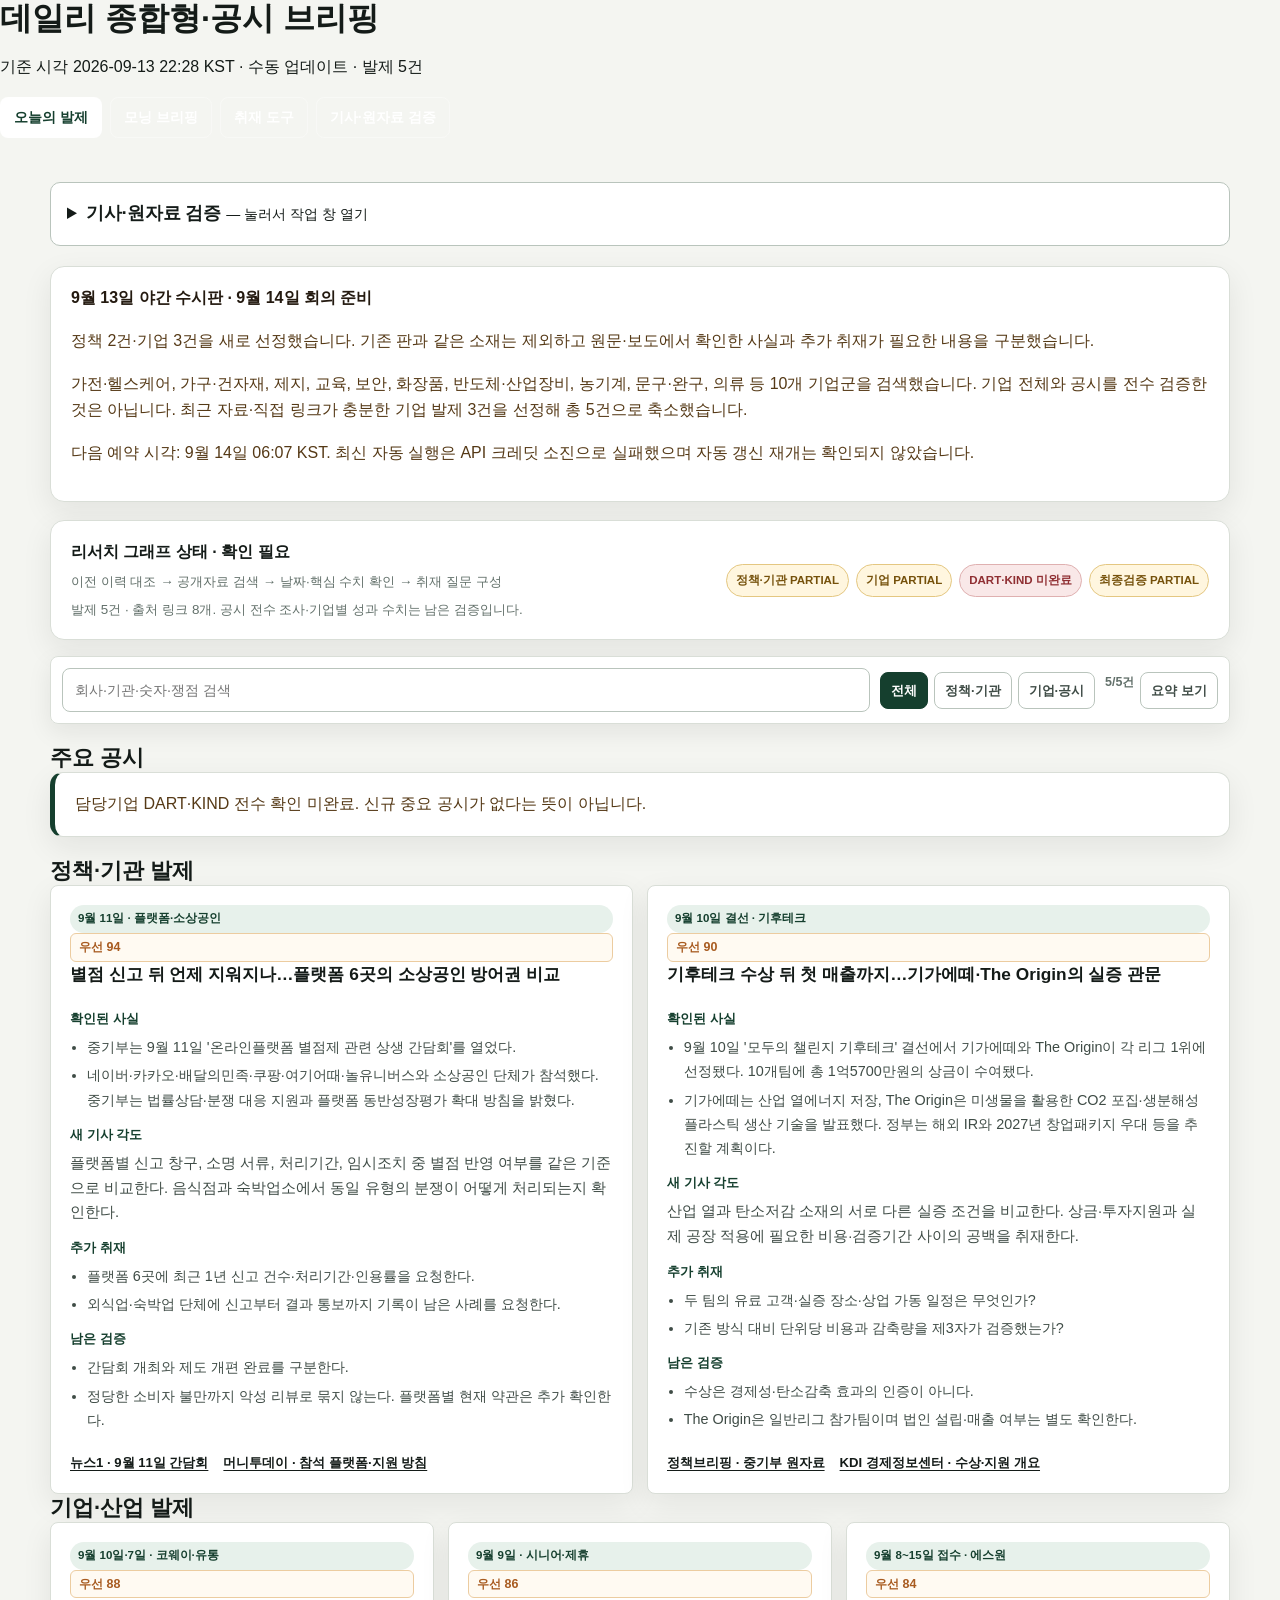
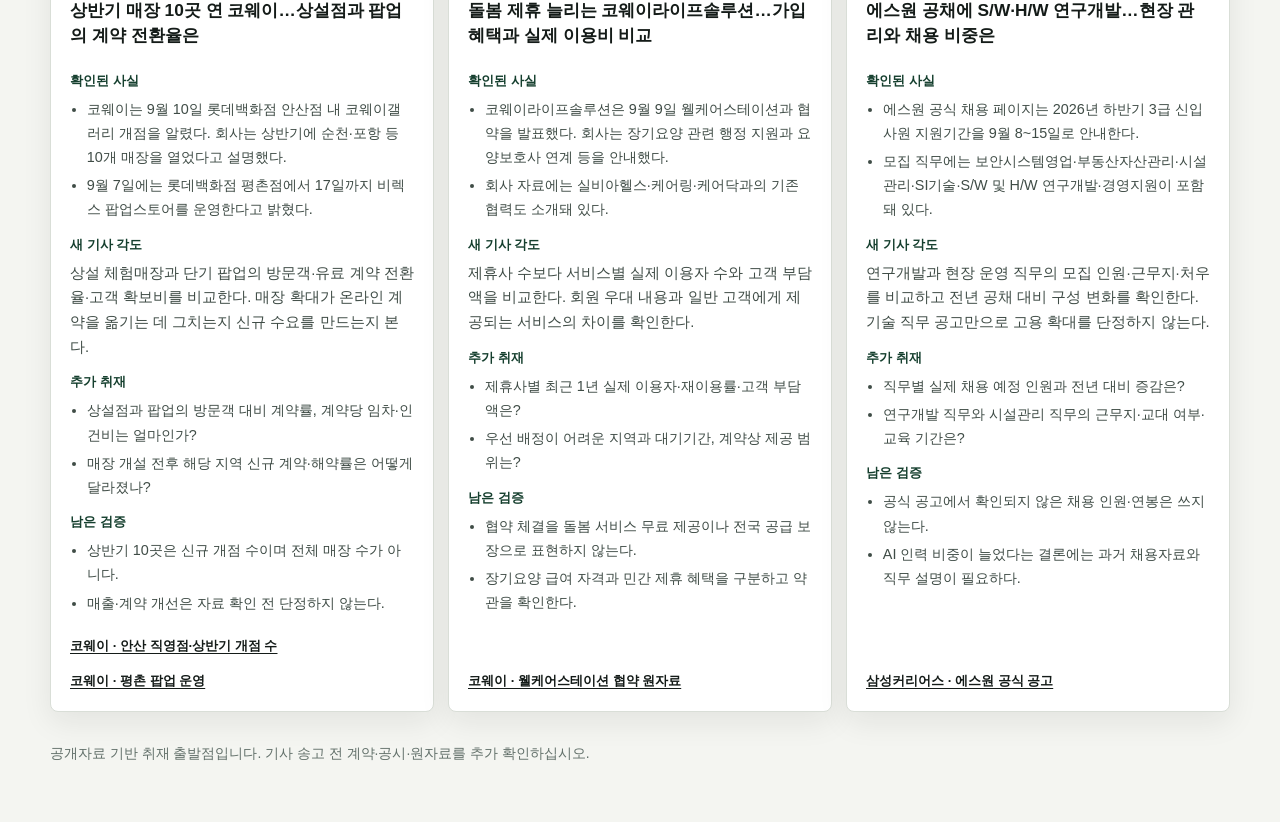
<file: index.html>
<!doctype html><html lang="ko"><head><meta charset="utf-8"><meta name="viewport" content="width=device-width,initial-scale=1"><title>데일리 종합 브리핑</title><link rel="stylesheet" href="assets/briefing.css"><link rel="stylesheet" href="assets/graph.css"></head><body><header><div class="wrap"><h1>데일리 종합형·공시 브리핑</h1><p>기준 시각 2026-09-13 22:28 KST · 수동 업데이트 · 발제 5건</p><div class="nav"></div></div></header><main class="wrap"><div class="summary"><b>9월 13일 야간 수시판 · 9월 14일 회의 준비</b><p>정책 2건·기업 3건을 새로 선정했습니다. 기존 판과 같은 소재는 제외하고 원문·보도에서 확인한 사실과 추가 취재가 필요한 내용을 구분했습니다.</p><p>가전·헬스케어, 가구·건자재, 제지, 교육, 보안, 화장품, 반도체·산업장비, 농기계, 문구·완구, 의류 등 10개 기업군을 검색했습니다. 기업 전체와 공시를 전수 검증한 것은 아닙니다. 최근 자료·직접 링크가 충분한 기업 발제 3건을 선정해 총 5건으로 축소했습니다.</p><p>다음 예약 시각: 9월 14일 06:07 KST. 최신 자동 실행은 API 크레딧 소진으로 실패했으며 자동 갱신 재개는 확인되지 않았습니다.</p></div><section id="briefing-graph" class="graph-status"><div><b>리서치 그래프 상태 · 확인 필요</b><p>이전 이력 대조 → 공개자료 검색 → 날짜·핵심 수치 확인 → 취재 질문 구성</p><p>발제 <span data-graph-value="cards">5</span>건 · 출처 링크 <span data-graph-value="sources">8</span>개. 공시 전수 조사·기업별 성과 수치는 남은 검증입니다.</p></div><div class="graph-chips"><span class="graph-chip partial">정책·기관 PARTIAL</span><span class="graph-chip partial">기업 PARTIAL</span><span class="graph-chip missing">DART·KIND 미완료</span><span class="graph-chip partial">최종검증 PARTIAL</span></div></section><h2 class="section-title">주요 공시</h2><div class="notice">담당기업 DART·KIND 전수 확인 미완료. 신규 중요 공시가 없다는 뜻이 아닙니다.</div><h2 class="section-title">정책·기관 발제</h2><div class="grid"><article class="card" data-score="94"><span class="tag">9월 11일 · 플랫폼·소상공인</span><span class="score">우선 94</span><h3>별점 신고 뒤 언제 지워지나…플랫폼 6곳의 소상공인 방어권 비교</h3><div class="label">확인된 사실</div><ul><li>중기부는 9월 11일 '온라인플랫폼 별점제 관련 상생 간담회'를 열었다.</li><li>네이버·카카오·배달의민족·쿠팡·여기어때·놀유니버스와 소상공인 단체가 참석했다. 중기부는 법률상담·분쟁 대응 지원과 플랫폼 동반성장평가 확대 방침을 밝혔다.</li></ul><div class="label">새 기사 각도</div><p>플랫폼별 신고 창구, 소명 서류, 처리기간, 임시조치 중 별점 반영 여부를 같은 기준으로 비교한다. 음식점과 숙박업소에서 동일 유형의 분쟁이 어떻게 처리되는지 확인한다.</p><div class="label">추가 취재</div><ul><li>플랫폼 6곳에 최근 1년 신고 건수·처리기간·인용률을 요청한다.</li><li>외식업·숙박업 단체에 신고부터 결과 통보까지 기록이 남은 사례를 요청한다.</li></ul><div class="label">남은 검증</div><ul><li>간담회 개최와 제도 개편 완료를 구분한다.</li><li>정당한 소비자 불만까지 악성 리뷰로 묶지 않는다. 플랫폼별 현재 약관은 추가 확인한다.</li></ul><div class="sources"><a href="https://www.news1.kr/industry/sb-founded/6287828" target="_blank" rel="noopener">뉴스1 · 9월 11일 간담회</a> <a href="https://www.mt.co.kr/economy/2026/09/11/2026091110182610736" target="_blank" rel="noopener">머니투데이 · 참석 플랫폼·지원 방침</a></div></article><article class="card" data-score="90"><span class="tag">9월 10일 결선 · 기후테크</span><span class="score">우선 90</span><h3>기후테크 수상 뒤 첫 매출까지…기가에떼·The Origin의 실증 관문</h3><div class="label">확인된 사실</div><ul><li>9월 10일 '모두의 챌린지 기후테크' 결선에서 기가에떼와 The Origin이 각 리그 1위에 선정됐다. 10개팀에 총 1억5700만원의 상금이 수여됐다.</li><li>기가에떼는 산업 열에너지 저장, The Origin은 미생물을 활용한 CO2 포집·생분해성 플라스틱 생산 기술을 발표했다. 정부는 해외 IR와 2027년 창업패키지 우대 등을 추진할 계획이다.</li></ul><div class="label">새 기사 각도</div><p>산업 열과 탄소저감 소재의 서로 다른 실증 조건을 비교한다. 상금·투자지원과 실제 공장 적용에 필요한 비용·검증기간 사이의 공백을 취재한다.</p><div class="label">추가 취재</div><ul><li>두 팀의 유료 고객·실증 장소·상업 가동 일정은 무엇인가?</li><li>기존 방식 대비 단위당 비용과 감축량을 제3자가 검증했는가?</li></ul><div class="label">남은 검증</div><ul><li>수상은 경제성·탄소감축 효과의 인증이 아니다.</li><li>The Origin은 일반리그 참가팀이며 법인 설립·매출 여부는 별도 확인한다.</li></ul><div class="sources"><a href="https://www.korea.kr/briefing/pressReleaseView.do?newsId=156781132" target="_blank" rel="noopener">정책브리핑 · 중기부 원자료</a> <a href="https://eiec.kdi.re.kr/policy/materialView.do?num=286665" target="_blank" rel="noopener">KDI 경제정보센터 · 수상·지원 개요</a></div></article></div><h2 class="section-title">기업·산업 발제</h2><div class="grid"><article class="card" data-score="88"><span class="tag">9월 10일·7일 · 코웨이·유통</span><span class="score">우선 88</span><h3>상반기 매장 10곳 연 코웨이…상설점과 팝업의 계약 전환율은</h3><div class="label">확인된 사실</div><ul><li>코웨이는 9월 10일 롯데백화점 안산점 내 코웨이갤러리 개점을 알렸다. 회사는 상반기에 순천·포항 등 10개 매장을 열었다고 설명했다.</li><li>9월 7일에는 롯데백화점 평촌점에서 17일까지 비렉스 팝업스토어를 운영한다고 밝혔다.</li></ul><div class="label">새 기사 각도</div><p>상설 체험매장과 단기 팝업의 방문객·유료 계약 전환율·고객 확보비를 비교한다. 매장 확대가 온라인 계약을 옮기는 데 그치는지 신규 수요를 만드는지 본다.</p><div class="label">추가 취재</div><ul><li>상설점과 팝업의 방문객 대비 계약률, 계약당 임차·인건비는 얼마인가?</li><li>매장 개설 전후 해당 지역 신규 계약·해약률은 어떻게 달라졌나?</li></ul><div class="label">남은 검증</div><ul><li>상반기 10곳은 신규 개점 수이며 전체 매장 수가 아니다.</li><li>매출·계약 개선은 자료 확인 전 단정하지 않는다.</li></ul><div class="sources"><a href="https://company.coway.com/newsroom/press/1023" target="_blank" rel="noopener">코웨이 · 안산 직영점·상반기 개점 수</a> <a href="https://company.coway.com/newsroom/press/1020" target="_blank" rel="noopener">코웨이 · 평촌 팝업 운영</a></div></article><article class="card" data-score="86"><span class="tag">9월 9일 · 시니어·제휴</span><span class="score">우선 86</span><h3>돌봄 제휴 늘리는 코웨이라이프솔루션…가입 혜택과 실제 이용비 비교</h3><div class="label">확인된 사실</div><ul><li>코웨이라이프솔루션은 9월 9일 웰케어스테이션과 협약을 발표했다. 회사는 장기요양 관련 행정 지원과 요양보호사 연계 등을 안내했다.</li><li>회사 자료에는 실비아헬스·케어링·케어닥과의 기존 협력도 소개돼 있다.</li></ul><div class="label">새 기사 각도</div><p>제휴사 수보다 서비스별 실제 이용자 수와 고객 부담액을 비교한다. 회원 우대 내용과 일반 고객에게 제공되는 서비스의 차이를 확인한다.</p><div class="label">추가 취재</div><ul><li>제휴사별 최근 1년 실제 이용자·재이용률·고객 부담액은?</li><li>우선 배정이 어려운 지역과 대기기간, 계약상 제공 범위는?</li></ul><div class="label">남은 검증</div><ul><li>협약 체결을 돌봄 서비스 무료 제공이나 전국 공급 보장으로 표현하지 않는다.</li><li>장기요양 급여 자격과 민간 제휴 혜택을 구분하고 약관을 확인한다.</li></ul><div class="sources"><a href="https://company.coway.com/newsroom/press/1022" target="_blank" rel="noopener">코웨이 · 웰케어스테이션 협약 원자료</a></div></article><article class="card" data-score="84"><span class="tag">9월 8~15일 접수 · 에스원</span><span class="score">우선 84</span><h3>에스원 공채에 S/W·H/W 연구개발…현장 관리와 채용 비중은</h3><div class="label">확인된 사실</div><ul><li>에스원 공식 채용 페이지는 2026년 하반기 3급 신입사원 지원기간을 9월 8~15일로 안내한다.</li><li>모집 직무에는 보안시스템영업·부동산자산관리·시설관리·SI기술·S/W 및 H/W 연구개발·경영지원이 포함돼 있다.</li></ul><div class="label">새 기사 각도</div><p>연구개발과 현장 운영 직무의 모집 인원·근무지·처우를 비교하고 전년 공채 대비 구성 변화를 확인한다. 기술 직무 공고만으로 고용 확대를 단정하지 않는다.</p><div class="label">추가 취재</div><ul><li>직무별 실제 채용 예정 인원과 전년 대비 증감은?</li><li>연구개발 직무와 시설관리 직무의 근무지·교대 여부·교육 기간은?</li></ul><div class="label">남은 검증</div><ul><li>공식 공고에서 확인되지 않은 채용 인원·연봉은 쓰지 않는다.</li><li>AI 인력 비중이 늘었다는 결론에는 과거 채용자료와 직무 설명이 필요하다.</li></ul><div class="sources"><a href="https://www.samsungcareers.com/subsid/detail/E80" target="_blank" rel="noopener">삼성커리어스 · 에스원 공식 공고</a></div></article></div><footer>공개자료 기반 취재 출발점입니다. 기사 송고 전 계약·공시·원자료를 추가 확인하십시오.</footer></main><script src="assets/briefing.js" defer></script><script src="assets/graph.js" defer></script></body></html>
</file>
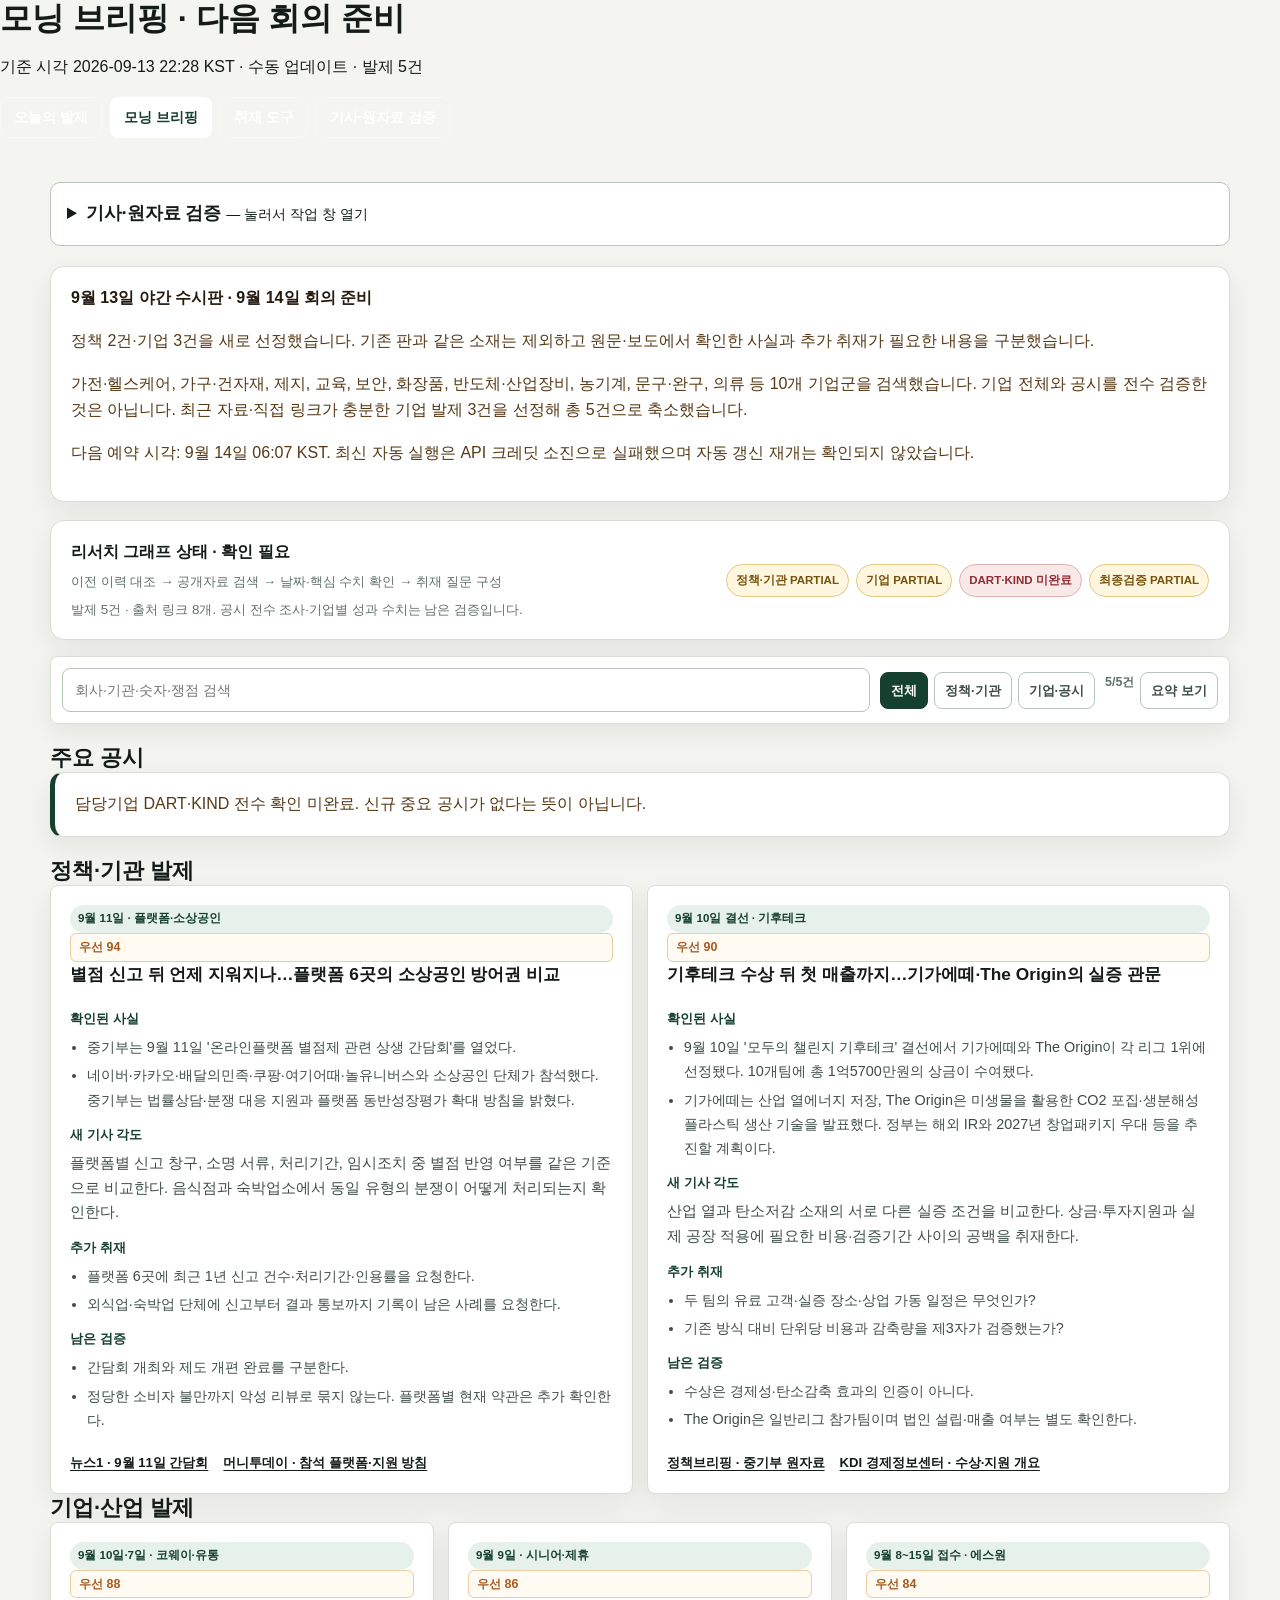
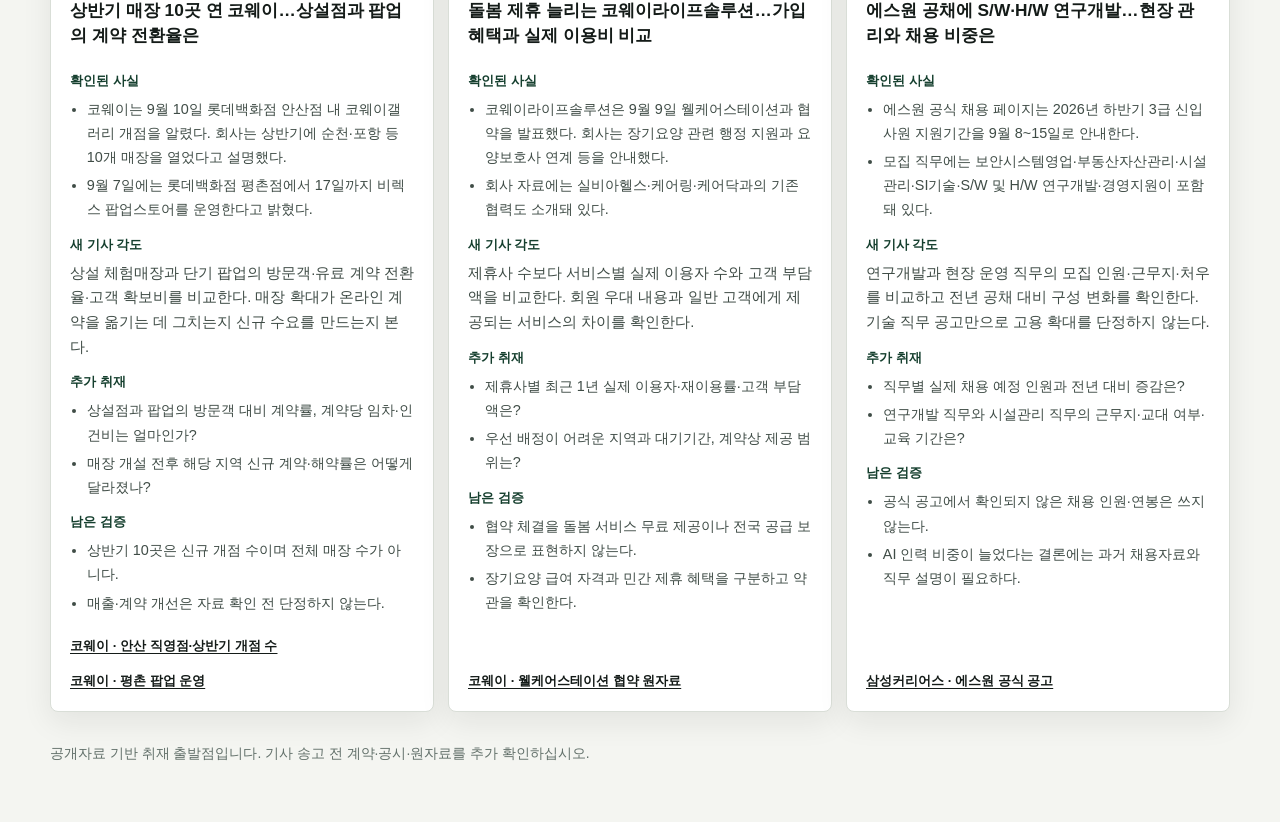
<file: morning/index.html>
<!doctype html><html lang="ko"><head><meta charset="utf-8"><meta name="viewport" content="width=device-width,initial-scale=1"><title>모닝 브리핑</title><link rel="stylesheet" href="../assets/briefing.css"><link rel="stylesheet" href="../assets/graph.css"></head><body><header><div class="wrap"><h1>모닝 브리핑 · 다음 회의 준비</h1><p>기준 시각 2026-09-13 22:28 KST · 수동 업데이트 · 발제 5건</p><div class="nav"></div></div></header><main class="wrap"><div class="summary"><b>9월 13일 야간 수시판 · 9월 14일 회의 준비</b><p>정책 2건·기업 3건을 새로 선정했습니다. 기존 판과 같은 소재는 제외하고 원문·보도에서 확인한 사실과 추가 취재가 필요한 내용을 구분했습니다.</p><p>가전·헬스케어, 가구·건자재, 제지, 교육, 보안, 화장품, 반도체·산업장비, 농기계, 문구·완구, 의류 등 10개 기업군을 검색했습니다. 기업 전체와 공시를 전수 검증한 것은 아닙니다. 최근 자료·직접 링크가 충분한 기업 발제 3건을 선정해 총 5건으로 축소했습니다.</p><p>다음 예약 시각: 9월 14일 06:07 KST. 최신 자동 실행은 API 크레딧 소진으로 실패했으며 자동 갱신 재개는 확인되지 않았습니다.</p></div><section id="briefing-graph" class="graph-status"><div><b>리서치 그래프 상태 · 확인 필요</b><p>이전 이력 대조 → 공개자료 검색 → 날짜·핵심 수치 확인 → 취재 질문 구성</p><p>발제 <span data-graph-value="cards">5</span>건 · 출처 링크 <span data-graph-value="sources">8</span>개. 공시 전수 조사·기업별 성과 수치는 남은 검증입니다.</p></div><div class="graph-chips"><span class="graph-chip partial">정책·기관 PARTIAL</span><span class="graph-chip partial">기업 PARTIAL</span><span class="graph-chip missing">DART·KIND 미완료</span><span class="graph-chip partial">최종검증 PARTIAL</span></div></section><h2 class="section-title">주요 공시</h2><div class="notice">담당기업 DART·KIND 전수 확인 미완료. 신규 중요 공시가 없다는 뜻이 아닙니다.</div><h2 class="section-title">정책·기관 발제</h2><div class="grid"><article class="card" data-score="94"><span class="tag">9월 11일 · 플랫폼·소상공인</span><span class="score">우선 94</span><h3>별점 신고 뒤 언제 지워지나…플랫폼 6곳의 소상공인 방어권 비교</h3><div class="label">확인된 사실</div><ul><li>중기부는 9월 11일 '온라인플랫폼 별점제 관련 상생 간담회'를 열었다.</li><li>네이버·카카오·배달의민족·쿠팡·여기어때·놀유니버스와 소상공인 단체가 참석했다. 중기부는 법률상담·분쟁 대응 지원과 플랫폼 동반성장평가 확대 방침을 밝혔다.</li></ul><div class="label">새 기사 각도</div><p>플랫폼별 신고 창구, 소명 서류, 처리기간, 임시조치 중 별점 반영 여부를 같은 기준으로 비교한다. 음식점과 숙박업소에서 동일 유형의 분쟁이 어떻게 처리되는지 확인한다.</p><div class="label">추가 취재</div><ul><li>플랫폼 6곳에 최근 1년 신고 건수·처리기간·인용률을 요청한다.</li><li>외식업·숙박업 단체에 신고부터 결과 통보까지 기록이 남은 사례를 요청한다.</li></ul><div class="label">남은 검증</div><ul><li>간담회 개최와 제도 개편 완료를 구분한다.</li><li>정당한 소비자 불만까지 악성 리뷰로 묶지 않는다. 플랫폼별 현재 약관은 추가 확인한다.</li></ul><div class="sources"><a href="https://www.news1.kr/industry/sb-founded/6287828" target="_blank" rel="noopener">뉴스1 · 9월 11일 간담회</a> <a href="https://www.mt.co.kr/economy/2026/09/11/2026091110182610736" target="_blank" rel="noopener">머니투데이 · 참석 플랫폼·지원 방침</a></div></article><article class="card" data-score="90"><span class="tag">9월 10일 결선 · 기후테크</span><span class="score">우선 90</span><h3>기후테크 수상 뒤 첫 매출까지…기가에떼·The Origin의 실증 관문</h3><div class="label">확인된 사실</div><ul><li>9월 10일 '모두의 챌린지 기후테크' 결선에서 기가에떼와 The Origin이 각 리그 1위에 선정됐다. 10개팀에 총 1억5700만원의 상금이 수여됐다.</li><li>기가에떼는 산업 열에너지 저장, The Origin은 미생물을 활용한 CO2 포집·생분해성 플라스틱 생산 기술을 발표했다. 정부는 해외 IR와 2027년 창업패키지 우대 등을 추진할 계획이다.</li></ul><div class="label">새 기사 각도</div><p>산업 열과 탄소저감 소재의 서로 다른 실증 조건을 비교한다. 상금·투자지원과 실제 공장 적용에 필요한 비용·검증기간 사이의 공백을 취재한다.</p><div class="label">추가 취재</div><ul><li>두 팀의 유료 고객·실증 장소·상업 가동 일정은 무엇인가?</li><li>기존 방식 대비 단위당 비용과 감축량을 제3자가 검증했는가?</li></ul><div class="label">남은 검증</div><ul><li>수상은 경제성·탄소감축 효과의 인증이 아니다.</li><li>The Origin은 일반리그 참가팀이며 법인 설립·매출 여부는 별도 확인한다.</li></ul><div class="sources"><a href="https://www.korea.kr/briefing/pressReleaseView.do?newsId=156781132" target="_blank" rel="noopener">정책브리핑 · 중기부 원자료</a> <a href="https://eiec.kdi.re.kr/policy/materialView.do?num=286665" target="_blank" rel="noopener">KDI 경제정보센터 · 수상·지원 개요</a></div></article></div><h2 class="section-title">기업·산업 발제</h2><div class="grid"><article class="card" data-score="88"><span class="tag">9월 10일·7일 · 코웨이·유통</span><span class="score">우선 88</span><h3>상반기 매장 10곳 연 코웨이…상설점과 팝업의 계약 전환율은</h3><div class="label">확인된 사실</div><ul><li>코웨이는 9월 10일 롯데백화점 안산점 내 코웨이갤러리 개점을 알렸다. 회사는 상반기에 순천·포항 등 10개 매장을 열었다고 설명했다.</li><li>9월 7일에는 롯데백화점 평촌점에서 17일까지 비렉스 팝업스토어를 운영한다고 밝혔다.</li></ul><div class="label">새 기사 각도</div><p>상설 체험매장과 단기 팝업의 방문객·유료 계약 전환율·고객 확보비를 비교한다. 매장 확대가 온라인 계약을 옮기는 데 그치는지 신규 수요를 만드는지 본다.</p><div class="label">추가 취재</div><ul><li>상설점과 팝업의 방문객 대비 계약률, 계약당 임차·인건비는 얼마인가?</li><li>매장 개설 전후 해당 지역 신규 계약·해약률은 어떻게 달라졌나?</li></ul><div class="label">남은 검증</div><ul><li>상반기 10곳은 신규 개점 수이며 전체 매장 수가 아니다.</li><li>매출·계약 개선은 자료 확인 전 단정하지 않는다.</li></ul><div class="sources"><a href="https://company.coway.com/newsroom/press/1023" target="_blank" rel="noopener">코웨이 · 안산 직영점·상반기 개점 수</a> <a href="https://company.coway.com/newsroom/press/1020" target="_blank" rel="noopener">코웨이 · 평촌 팝업 운영</a></div></article><article class="card" data-score="86"><span class="tag">9월 9일 · 시니어·제휴</span><span class="score">우선 86</span><h3>돌봄 제휴 늘리는 코웨이라이프솔루션…가입 혜택과 실제 이용비 비교</h3><div class="label">확인된 사실</div><ul><li>코웨이라이프솔루션은 9월 9일 웰케어스테이션과 협약을 발표했다. 회사는 장기요양 관련 행정 지원과 요양보호사 연계 등을 안내했다.</li><li>회사 자료에는 실비아헬스·케어링·케어닥과의 기존 협력도 소개돼 있다.</li></ul><div class="label">새 기사 각도</div><p>제휴사 수보다 서비스별 실제 이용자 수와 고객 부담액을 비교한다. 회원 우대 내용과 일반 고객에게 제공되는 서비스의 차이를 확인한다.</p><div class="label">추가 취재</div><ul><li>제휴사별 최근 1년 실제 이용자·재이용률·고객 부담액은?</li><li>우선 배정이 어려운 지역과 대기기간, 계약상 제공 범위는?</li></ul><div class="label">남은 검증</div><ul><li>협약 체결을 돌봄 서비스 무료 제공이나 전국 공급 보장으로 표현하지 않는다.</li><li>장기요양 급여 자격과 민간 제휴 혜택을 구분하고 약관을 확인한다.</li></ul><div class="sources"><a href="https://company.coway.com/newsroom/press/1022" target="_blank" rel="noopener">코웨이 · 웰케어스테이션 협약 원자료</a></div></article><article class="card" data-score="84"><span class="tag">9월 8~15일 접수 · 에스원</span><span class="score">우선 84</span><h3>에스원 공채에 S/W·H/W 연구개발…현장 관리와 채용 비중은</h3><div class="label">확인된 사실</div><ul><li>에스원 공식 채용 페이지는 2026년 하반기 3급 신입사원 지원기간을 9월 8~15일로 안내한다.</li><li>모집 직무에는 보안시스템영업·부동산자산관리·시설관리·SI기술·S/W 및 H/W 연구개발·경영지원이 포함돼 있다.</li></ul><div class="label">새 기사 각도</div><p>연구개발과 현장 운영 직무의 모집 인원·근무지·처우를 비교하고 전년 공채 대비 구성 변화를 확인한다. 기술 직무 공고만으로 고용 확대를 단정하지 않는다.</p><div class="label">추가 취재</div><ul><li>직무별 실제 채용 예정 인원과 전년 대비 증감은?</li><li>연구개발 직무와 시설관리 직무의 근무지·교대 여부·교육 기간은?</li></ul><div class="label">남은 검증</div><ul><li>공식 공고에서 확인되지 않은 채용 인원·연봉은 쓰지 않는다.</li><li>AI 인력 비중이 늘었다는 결론에는 과거 채용자료와 직무 설명이 필요하다.</li></ul><div class="sources"><a href="https://www.samsungcareers.com/subsid/detail/E80" target="_blank" rel="noopener">삼성커리어스 · 에스원 공식 공고</a></div></article></div><footer>공개자료 기반 취재 출발점입니다. 기사 송고 전 계약·공시·원자료를 추가 확인하십시오.</footer></main><script src="../assets/briefing.js" defer></script><script src="../assets/graph.js" defer></script></body></html>
</file>
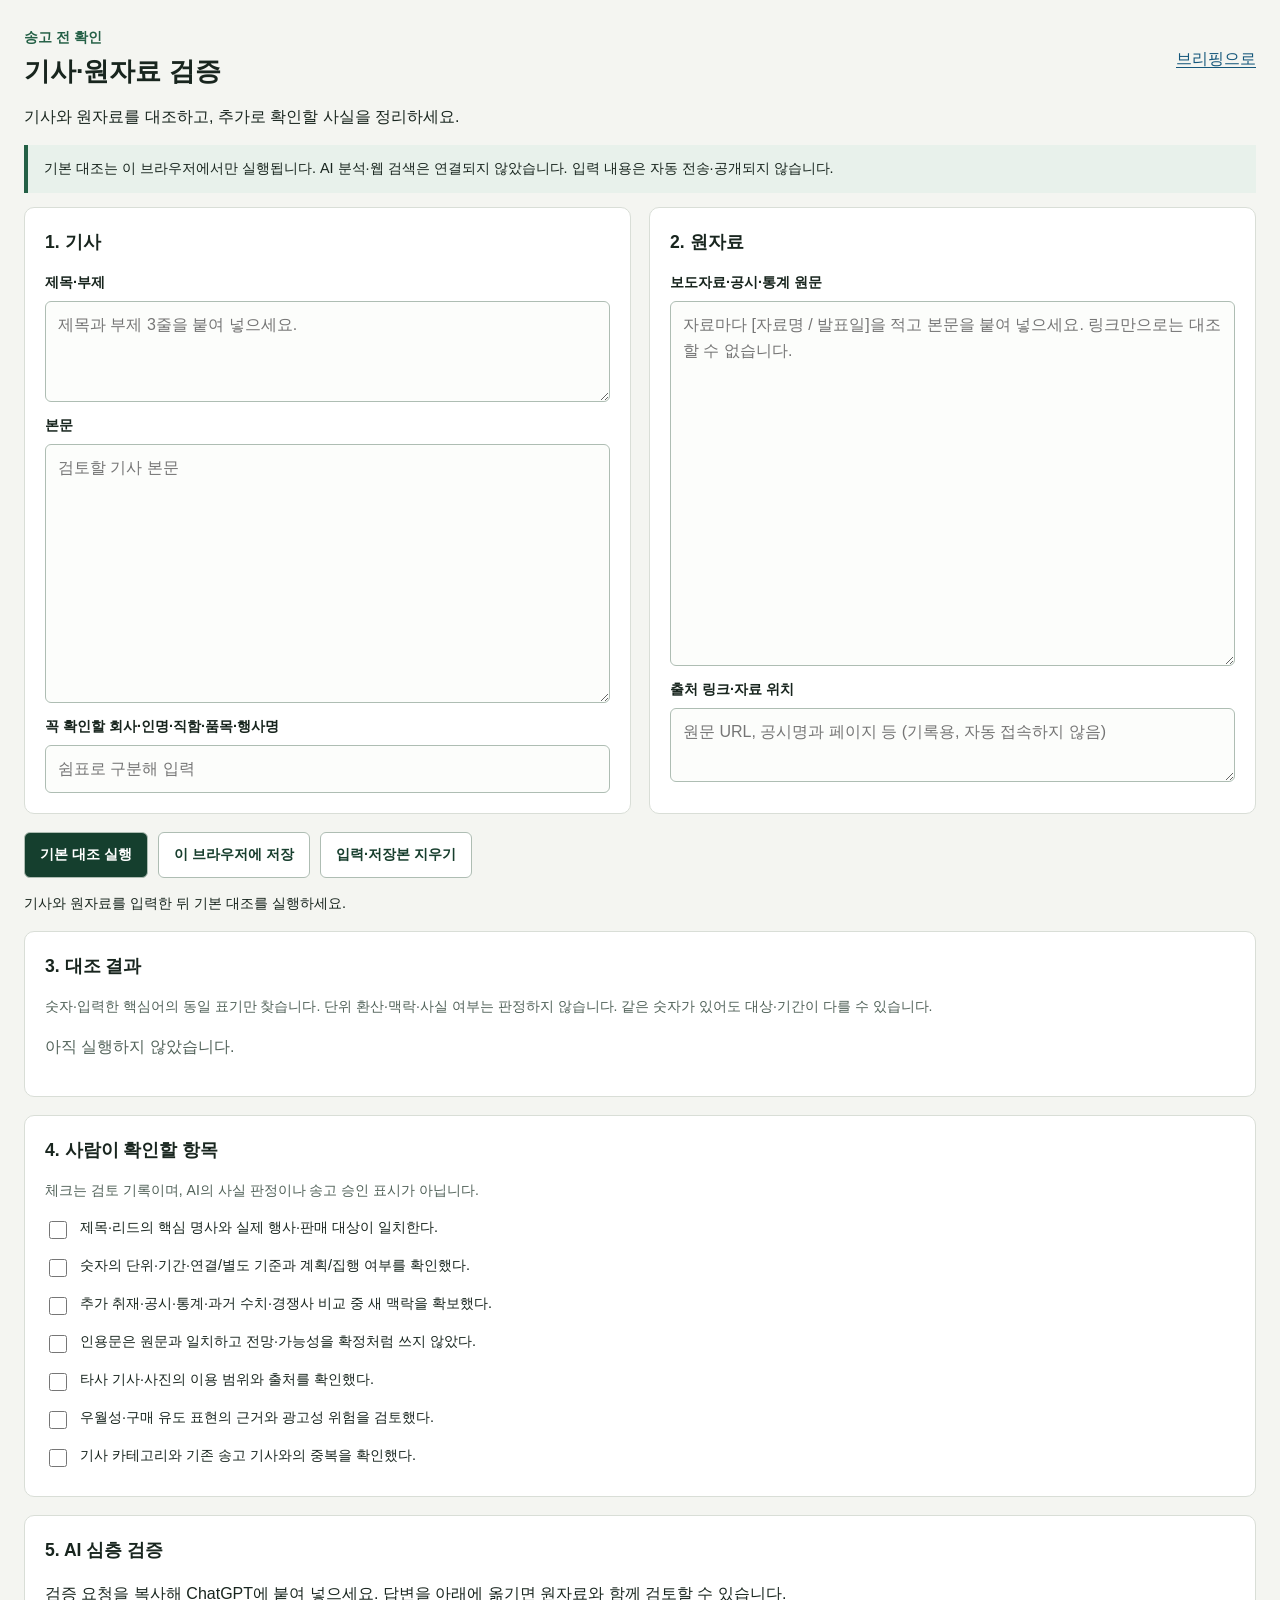
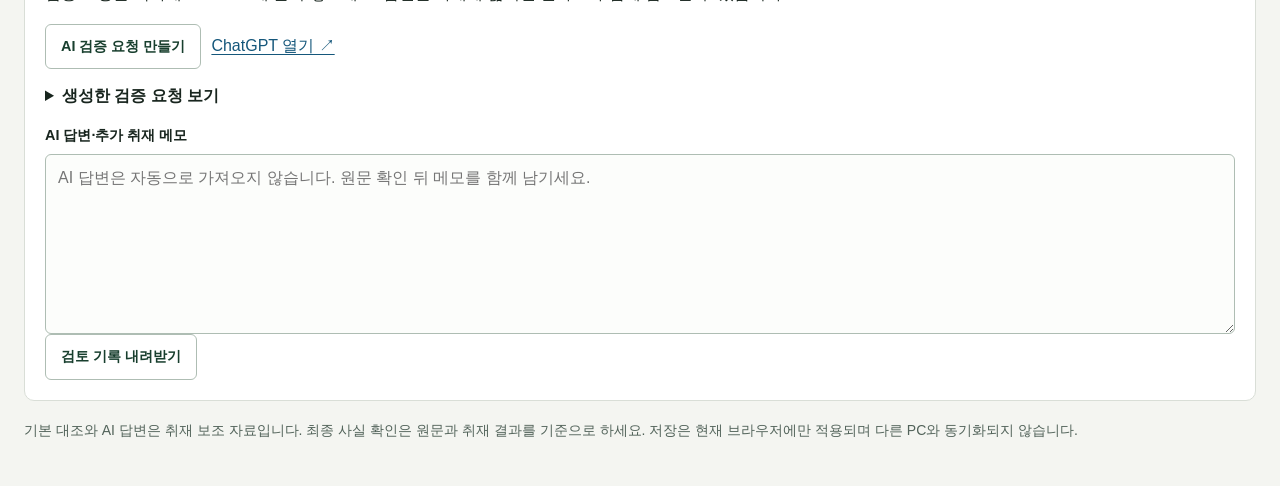
<file: review/index.html>
<!doctype html>
<html lang="ko">
<head>
<meta charset="utf-8"><meta name="viewport" content="width=device-width,initial-scale=1">
<title>기사·원자료 검증 | 데일리 브리핑</title>
<link rel="stylesheet" href="../assets/review.css">
<script src="../assets/review.js" defer></script>
</head>
<body>
<main>
<header><div><span class="eyebrow">송고 전 확인</span><h1>기사·원자료 검증</h1></div><a href="../" target="_top">브리핑으로</a></header>
<p class="intro">기사와 원자료를 대조하고, 추가로 확인할 사실을 정리하세요.</p>
<p class="notice">기본 대조는 이 브라우저에서만 실행됩니다. AI 분석·웹 검색은 연결되지 않았습니다. 입력 내용은 자동 전송·공개되지 않습니다.</p>
<div class="columns">
<section class="panel"><h2>1. 기사</h2>
<label for="headline">제목·부제</label><textarea id="headline" rows="3" placeholder="제목과 부제 3줄을 붙여 넣으세요."></textarea>
<label for="article">본문</label><textarea id="article" rows="9" placeholder="검토할 기사 본문"></textarea>
<label for="keywords">꼭 확인할 회사·인명·직함·품목·행사명</label><input id="keywords" placeholder="쉼표로 구분해 입력">
</section>
<section class="panel"><h2>2. 원자료</h2>
<label for="sources">보도자료·공시·통계 원문</label><textarea id="sources" rows="13" placeholder="자료마다 [자료명 / 발표일]을 적고 본문을 붙여 넣으세요. 링크만으로는 대조할 수 없습니다."></textarea>
<label for="links">출처 링크·자료 위치</label><textarea id="links" rows="2" placeholder="원문 URL, 공시명과 페이지 등 (기록용, 자동 접속하지 않음)"></textarea>
</section>
</div>
<div class="actions"><button id="check" class="primary">기본 대조 실행</button><button id="save">이 브라우저에 저장</button><button id="clear">입력·저장본 지우기</button></div>
<p id="status" role="status" aria-live="polite">기사와 원자료를 입력한 뒤 기본 대조를 실행하세요.</p>
<section class="panel" aria-labelledby="results-title"><h2 id="results-title">3. 대조 결과</h2>
<p class="hint">숫자·입력한 핵심어의 동일 표기만 찾습니다. 단위 환산·맥락·사실 여부는 판정하지 않습니다. 같은 숫자가 있어도 대상·기간이 다를 수 있습니다.</p>
<div id="results"><p class="empty">아직 실행하지 않았습니다.</p></div></section>
<section class="panel"><h2>4. 사람이 확인할 항목</h2><p class="hint">체크는 검토 기록이며, AI의 사실 판정이나 송고 승인 표시가 아닙니다.</p>
<div id="checklist">
<label><input type="checkbox" value="제목·품목"> 제목·리드의 핵심 명사와 실제 행사·판매 대상이 일치한다.</label>
<label><input type="checkbox" value="수치·기간"> 숫자의 단위·기간·연결/별도 기준과 계획/집행 여부를 확인했다.</label>
<label><input type="checkbox" value="새 사실"> 추가 취재·공시·통계·과거 수치·경쟁사 비교 중 새 맥락을 확보했다.</label>
<label><input type="checkbox" value="인용·전망"> 인용문은 원문과 일치하고 전망·가능성을 확정처럼 쓰지 않았다.</label>
<label><input type="checkbox" value="저작권"> 타사 기사·사진의 이용 범위와 출처를 확인했다.</label>
<label><input type="checkbox" value="광고성"> 우월성·구매 유도 표현의 근거와 광고성 위험을 검토했다.</label>
<label><input type="checkbox" value="분류·중복"> 기사 카테고리와 기존 송고 기사와의 중복을 확인했다.</label>
</div></section>
<section class="panel"><h2>5. AI 심층 검증</h2>
<p>검증 요청을 복사해 ChatGPT에 붙여 넣으세요. 답변을 아래에 옮기면 원자료와 함께 검토할 수 있습니다.</p>
<div class="actions"><button id="prompt">AI 검증 요청 만들기</button><a href="https://chatgpt.com/" target="_blank" rel="noopener noreferrer">ChatGPT 열기 ↗</a></div>
<details id="prompt-box"><summary>생성한 검증 요청 보기</summary><textarea id="prompt-text" rows="10" readonly aria-label="AI 검증 요청"></textarea><button id="copy">검증 요청 복사</button></details>
<label for="ai-result">AI 답변·추가 취재 메모</label><textarea id="ai-result" rows="6" placeholder="AI 답변은 자동으로 가져오지 않습니다. 원문 확인 뒤 메모를 함께 남기세요."></textarea>
<button id="export">검토 기록 내려받기</button>
</section>
<footer>기본 대조와 AI 답변은 취재 보조 자료입니다. 최종 사실 확인은 원문과 취재 결과를 기준으로 하세요. 저장은 현재 브라우저에만 적용되며 다른 PC와 동기화되지 않습니다.</footer>
</main>
</body></html>
</file>
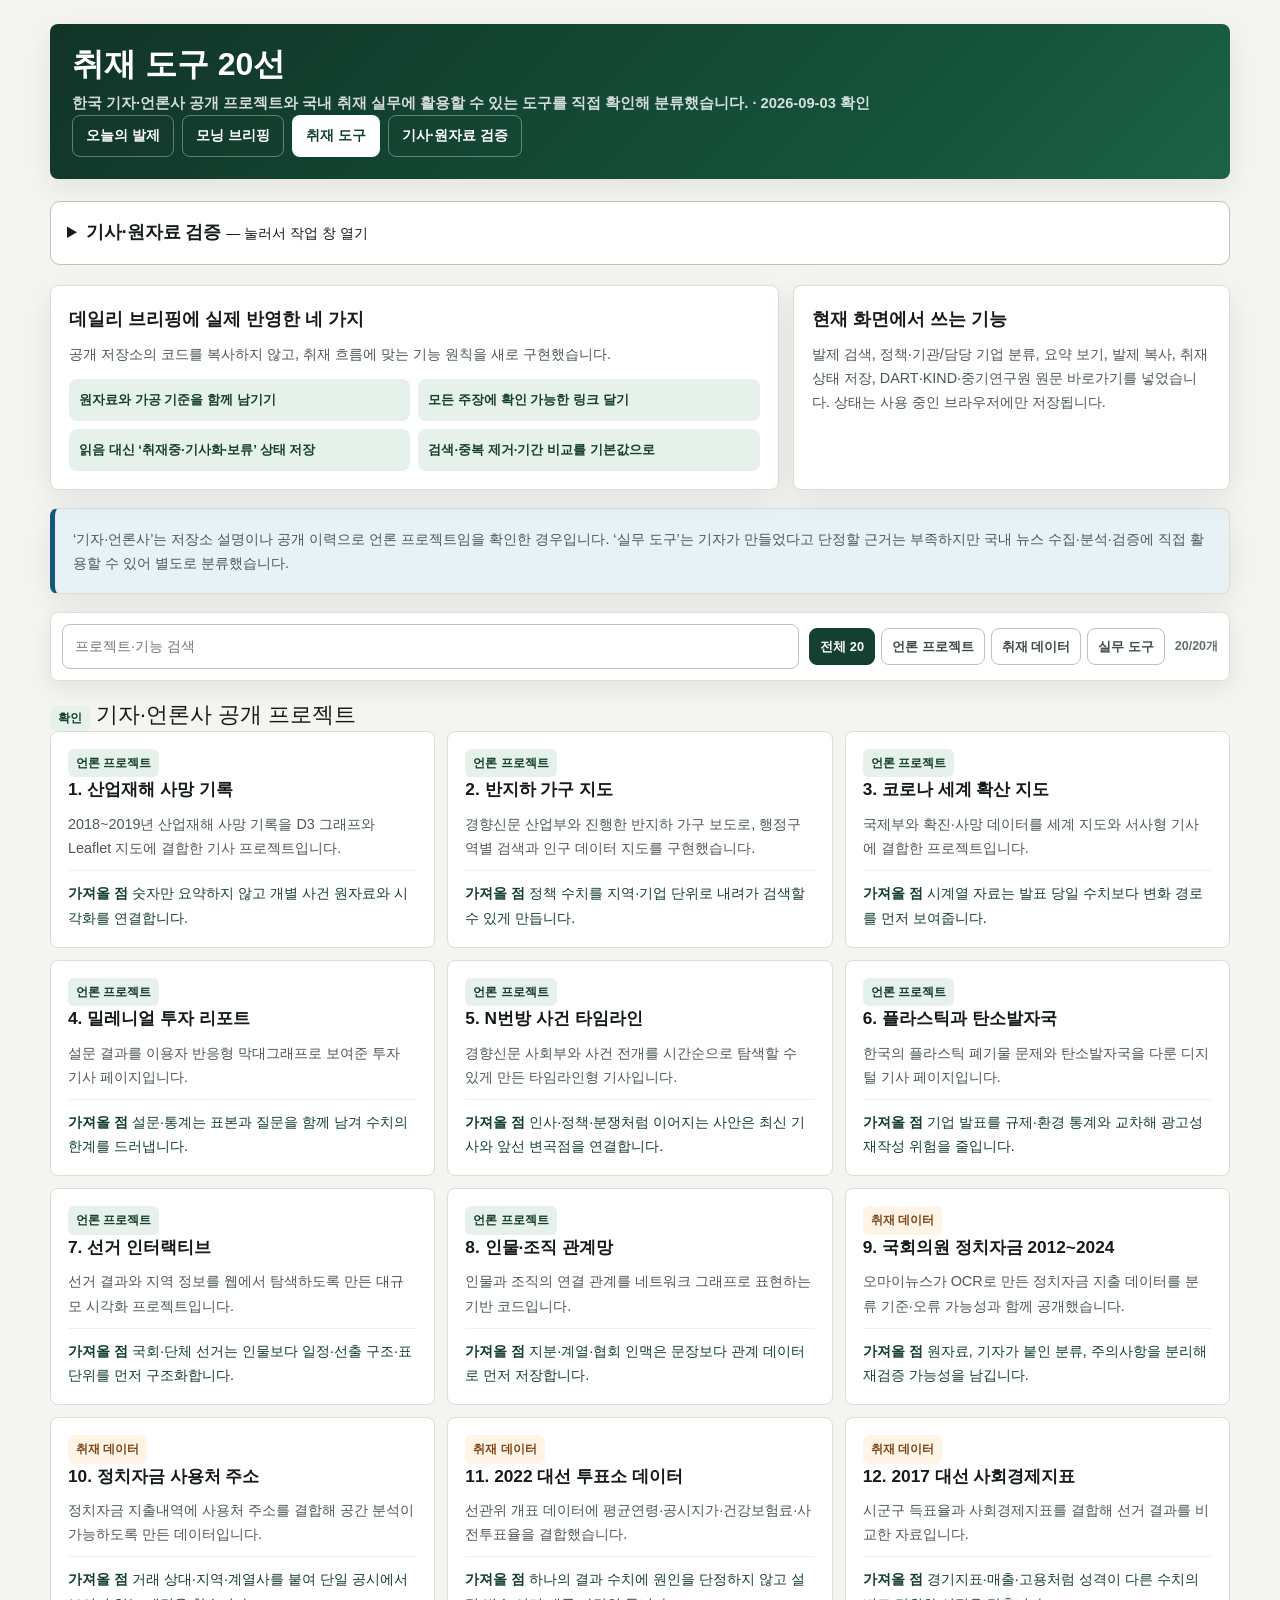
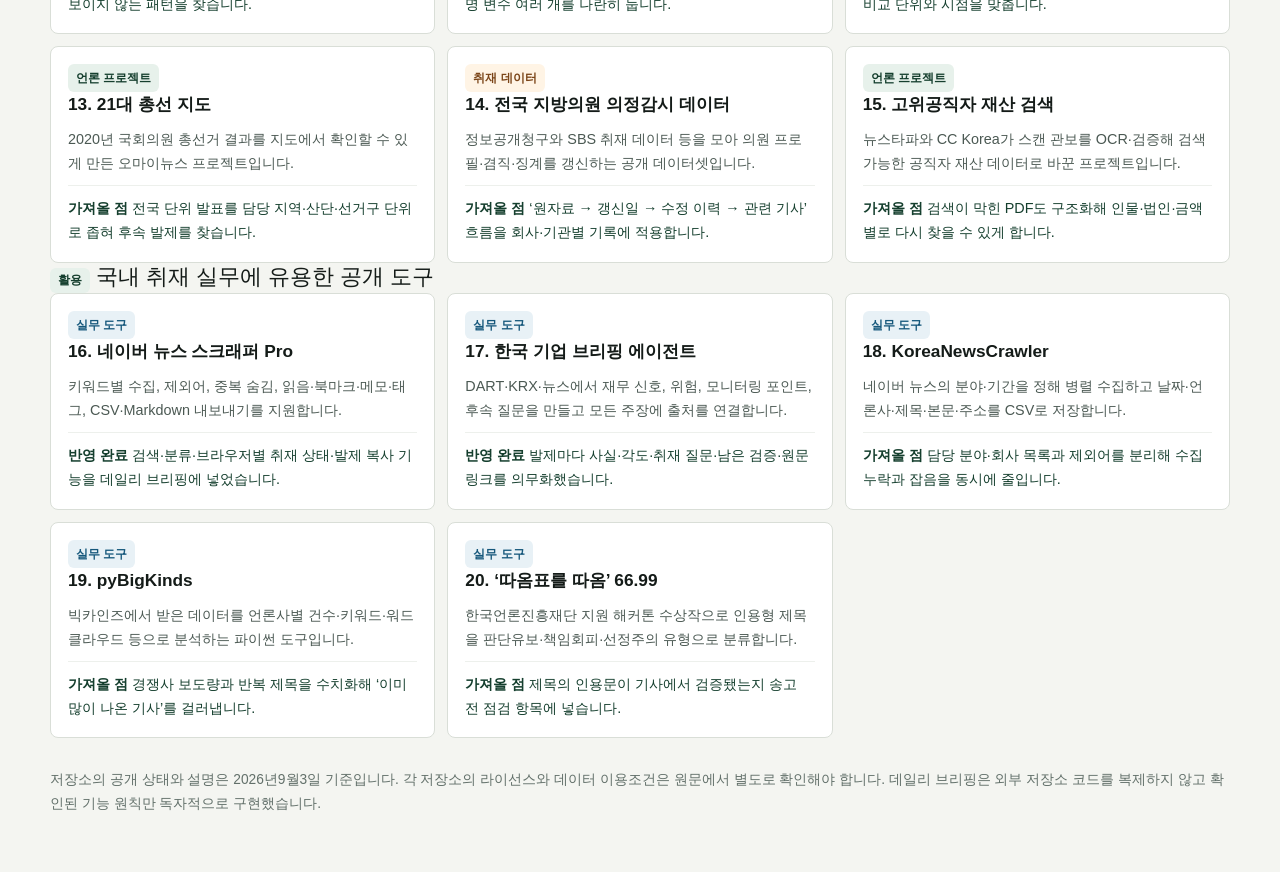
<file: toolbox/index.html>
<!doctype html>
<html lang="ko">
<head>
  <meta charset="utf-8">
  <meta name="viewport" content="width=device-width, initial-scale=1">
  <meta name="description" content="한국 기자와 언론사의 공개 GitHub 프로젝트 20개에서 데일리 브리핑에 적용할 취재 기능을 정리한 페이지">
  <title>취재 도구 20선 | 데일리 브리핑</title>
  <link rel="stylesheet" href="../assets/briefing.css?v=20260905-graph-v2">
</head>
<body class="toolbox-page">
  <main>
    <header>
      <h1>취재 도구 20선</h1>
      <div class="meta">한국 기자·언론사 공개 프로젝트와 국내 취재 실무에 활용할 수 있는 도구를 직접 확인해 분류했습니다. · 2026-09-03 확인</div>
      <nav class="workspace-nav">
        <a href="../">오늘의 발제</a>
        <a href="../morning/">모닝 브리핑</a>
        <a class="active" aria-current="page" href="./">취재 도구 20선</a>
      </nav>
    </header>

    <section class="toolbox-hero">
      <div class="toolbox-panel">
        <h2>데일리 브리핑에 실제 반영한 네 가지</h2>
        <p>공개 저장소의 코드를 복사하지 않고, 취재 흐름에 맞는 기능 원칙을 새로 구현했습니다.</p>
        <div class="principles">
          <div class="principle">원자료와 가공 기준을 함께 남기기</div>
          <div class="principle">모든 주장에 확인 가능한 링크 달기</div>
          <div class="principle">읽음 대신 ‘취재중·기사화·보류’ 상태 저장</div>
          <div class="principle">검색·중복 제거·기간 비교를 기본값으로</div>
        </div>
      </div>
      <div class="toolbox-panel">
        <h2>현재 화면에서 쓰는 기능</h2>
        <p>발제 검색, 정책·기관/담당 기업 분류, 요약 보기, 발제 복사, 취재 상태 저장, DART·KIND·중기연구원 원문 바로가기를 넣었습니다. 상태는 사용 중인 브라우저에만 저장됩니다.</p>
      </div>
    </section>

    <div class="repo-note">‘기자·언론사’는 저장소 설명이나 공개 이력으로 언론 프로젝트임을 확인한 경우입니다. ‘실무 도구’는 기자가 만들었다고 단정할 근거는 부족하지만 국내 뉴스 수집·분석·검증에 직접 활용할 수 있어 별도로 분류했습니다.</div>

    <section class="desk-toolbar toolbox-toolbar" aria-label="저장소 검색과 분류">
      <input id="repo-search" class="desk-search" type="search" placeholder="프로젝트·기능 검색" aria-label="취재 도구 검색">
      <div class="filter-group" role="group" aria-label="저장소 분류">
        <button class="filter-chip active" type="button" data-repo-filter="all">전체 20</button>
        <button class="filter-chip" type="button" data-repo-filter="newsroom">언론 프로젝트</button>
        <button class="filter-chip" type="button" data-repo-filter="data">취재 데이터</button>
        <button class="filter-chip" type="button" data-repo-filter="tool">실무 도구</button>
      </div>
      <span id="repo-count" class="desk-count" aria-live="polite">20/20개 표시</span>
    </section>

    <div class="section-title"><span class="tag">확인</span> 기자·언론사 공개 프로젝트</div>
    <section class="repo-grid">
      <article class="repo-card" data-repo-kind="newsroom">
        <span class="repo-type">언론 프로젝트</span>
        <h3><a href="https://github.com/clamWell/Project_laborDeath" target="_blank" rel="noopener">1. 산업재해 사망 기록</a></h3>
        <p>2018~2019년 산업재해 사망 기록을 D3 그래프와 Leaflet 지도에 결합한 기사 프로젝트입니다.</p>
        <p class="adopt"><strong>가져올 점</strong> 숫자만 요약하지 않고 개별 사건 원자료와 시각화를 연결합니다.</p>
      </article>

      <article class="repo-card" data-repo-kind="newsroom">
        <span class="repo-type">언론 프로젝트</span>
        <h3><a href="https://github.com/clamWell/undrerground_households" target="_blank" rel="noopener">2. 반지하 가구 지도</a></h3>
        <p>경향신문 산업부와 진행한 반지하 가구 보도로, 행정구역별 검색과 인구 데이터 지도를 구현했습니다.</p>
        <p class="adopt"><strong>가져올 점</strong> 정책 수치를 지역·기업 단위로 내려가 검색할 수 있게 만듭니다.</p>
      </article>

      <article class="repo-card" data-repo-kind="newsroom">
        <span class="repo-type">언론 프로젝트</span>
        <h3><a href="https://github.com/clamWell/Project_virus" target="_blank" rel="noopener">3. 코로나 세계 확산 지도</a></h3>
        <p>국제부와 확진·사망 데이터를 세계 지도와 서사형 기사에 결합한 프로젝트입니다.</p>
        <p class="adopt"><strong>가져올 점</strong> 시계열 자료는 발표 당일 수치보다 변화 경로를 먼저 보여줍니다.</p>
      </article>

      <article class="repo-card" data-repo-kind="newsroom">
        <span class="repo-type">언론 프로젝트</span>
        <h3><a href="https://github.com/clamWell/Millennial_investReport" target="_blank" rel="noopener">4. 밀레니얼 투자 리포트</a></h3>
        <p>설문 결과를 이용자 반응형 막대그래프로 보여준 투자 기사 페이지입니다.</p>
        <p class="adopt"><strong>가져올 점</strong> 설문·통계는 표본과 질문을 함께 남겨 수치의 한계를 드러냅니다.</p>
      </article>

      <article class="repo-card" data-repo-kind="newsroom">
        <span class="repo-type">언론 프로젝트</span>
        <h3><a href="https://github.com/clamWell/tracknroom" target="_blank" rel="noopener">5. N번방 사건 타임라인</a></h3>
        <p>경향신문 사회부와 사건 전개를 시간순으로 탐색할 수 있게 만든 타임라인형 기사입니다.</p>
        <p class="adopt"><strong>가져올 점</strong> 인사·정책·분쟁처럼 이어지는 사안은 최신 기사와 앞선 변곡점을 연결합니다.</p>
      </article>

      <article class="repo-card" data-repo-kind="newsroom">
        <span class="repo-type">언론 프로젝트</span>
        <h3><a href="https://github.com/clamWell/carbonPrint" target="_blank" rel="noopener">6. 플라스틱과 탄소발자국</a></h3>
        <p>한국의 플라스틱 폐기물 문제와 탄소발자국을 다룬 디지털 기사 페이지입니다.</p>
        <p class="adopt"><strong>가져올 점</strong> 기업 발표를 규제·환경 통계와 교차해 광고성 재작성 위험을 줄입니다.</p>
      </article>

      <article class="repo-card" data-repo-kind="newsroom">
        <span class="repo-type">언론 프로젝트</span>
        <h3><a href="https://github.com/clamWell/greatelection" target="_blank" rel="noopener">7. 선거 인터랙티브</a></h3>
        <p>선거 결과와 지역 정보를 웹에서 탐색하도록 만든 대규모 시각화 프로젝트입니다.</p>
        <p class="adopt"><strong>가져올 점</strong> 국회·단체 선거는 인물보다 일정·선출 구조·표 단위를 먼저 구조화합니다.</p>
      </article>

      <article class="repo-card" data-repo-kind="newsroom">
        <span class="repo-type">언론 프로젝트</span>
        <h3><a href="https://github.com/clamWell/network_chart" target="_blank" rel="noopener">8. 인물·조직 관계망</a></h3>
        <p>인물과 조직의 연결 관계를 네트워크 그래프로 표현하는 기반 코드입니다.</p>
        <p class="adopt"><strong>가져올 점</strong> 지분·계열·협회 인맥은 문장보다 관계 데이터로 먼저 저장합니다.</p>
      </article>

      <article class="repo-card" data-repo-kind="data">
        <span class="repo-type data">취재 데이터</span>
        <h3><a href="https://github.com/OhmyNews/KA-money" target="_blank" rel="noopener">9. 국회의원 정치자금 2012~2024</a></h3>
        <p>오마이뉴스가 OCR로 만든 정치자금 지출 데이터를 분류 기준·오류 가능성과 함께 공개했습니다.</p>
        <p class="adopt"><strong>가져올 점</strong> 원자료, 기자가 붙인 분류, 주의사항을 분리해 재검증 가능성을 남깁니다.</p>
      </article>

      <article class="repo-card" data-repo-kind="data">
        <span class="repo-type data">취재 데이터</span>
        <h3><a href="https://github.com/OhmyNews/KA-money_addr" target="_blank" rel="noopener">10. 정치자금 사용처 주소</a></h3>
        <p>정치자금 지출내역에 사용처 주소를 결합해 공간 분석이 가능하도록 만든 데이터입니다.</p>
        <p class="adopt"><strong>가져올 점</strong> 거래 상대·지역·계열사를 붙여 단일 공시에서 보이지 않는 패턴을 찾습니다.</p>
      </article>

      <article class="repo-card" data-repo-kind="data">
        <span class="repo-type data">취재 데이터</span>
        <h3><a href="https://github.com/OhmyNews/20220309_KOREA_election" target="_blank" rel="noopener">11. 2022 대선 투표소 데이터</a></h3>
        <p>선관위 개표 데이터에 평균연령·공시지가·건강보험료·사전투표율을 결합했습니다.</p>
        <p class="adopt"><strong>가져올 점</strong> 하나의 결과 수치에 원인을 단정하지 않고 설명 변수 여러 개를 나란히 둡니다.</p>
      </article>

      <article class="repo-card" data-repo-kind="data">
        <span class="repo-type data">취재 데이터</span>
        <h3><a href="https://github.com/OhmyNews/2017-Election" target="_blank" rel="noopener">12. 2017 대선 사회경제지표</a></h3>
        <p>시군구 득표율과 사회경제지표를 결합해 선거 결과를 비교한 자료입니다.</p>
        <p class="adopt"><strong>가져올 점</strong> 경기지표·매출·고용처럼 성격이 다른 수치의 비교 단위와 시점을 맞춥니다.</p>
      </article>

      <article class="repo-card" data-repo-kind="newsroom">
        <span class="repo-type">언론 프로젝트</span>
        <h3><a href="https://github.com/OhmyNews/2020_21_elec_map" target="_blank" rel="noopener">13. 21대 총선 지도</a></h3>
        <p>2020년 국회의원 총선거 결과를 지도에서 확인할 수 있게 만든 오마이뉴스 프로젝트입니다.</p>
        <p class="adopt"><strong>가져올 점</strong> 전국 단위 발표를 담당 지역·산단·선거구 단위로 좁혀 후속 발제를 찾습니다.</p>
      </article>

      <article class="repo-card" data-repo-kind="data">
        <span class="repo-type data">취재 데이터</span>
        <h3><a href="https://github.com/opengirok/localcouncil" target="_blank" rel="noopener">14. 전국 지방의원 의정감시 데이터</a></h3>
        <p>정보공개청구와 SBS 취재 데이터 등을 모아 의원 프로필·겸직·징계를 갱신하는 공개 데이터셋입니다.</p>
        <p class="adopt"><strong>가져올 점</strong> ‘원자료 → 갱신일 → 수정 이력 → 관련 기사’ 흐름을 회사·기관별 기록에 적용합니다.</p>
      </article>

      <article class="repo-card" data-repo-kind="newsroom">
        <span class="repo-type">언론 프로젝트</span>
        <h3><a href="https://github.com/Newstapa/official-assets-explorer" target="_blank" rel="noopener">15. 고위공직자 재산 검색</a></h3>
        <p>뉴스타파와 CC Korea가 스캔 관보를 OCR·검증해 검색 가능한 공직자 재산 데이터로 바꾼 프로젝트입니다.</p>
        <p class="adopt"><strong>가져올 점</strong> 검색이 막힌 PDF도 구조화해 인물·법인·금액별로 다시 찾을 수 있게 합니다.</p>
      </article>
    </section>

    <div class="section-title"><span class="tag">활용</span> 국내 취재 실무에 유용한 공개 도구</div>
    <section class="repo-grid">
      <article class="repo-card" data-repo-kind="tool">
        <span class="repo-type tool">실무 도구</span>
        <h3><a href="https://github.com/twbeatles/navernews-tabsearch" target="_blank" rel="noopener">16. 네이버 뉴스 스크래퍼 Pro</a></h3>
        <p>키워드별 수집, 제외어, 중복 숨김, 읽음·북마크·메모·태그, CSV·Markdown 내보내기를 지원합니다.</p>
        <p class="adopt"><strong>반영 완료</strong> 검색·분류·브라우저별 취재 상태·발제 복사 기능을 데일리 브리핑에 넣었습니다.</p>
      </article>

      <article class="repo-card" data-repo-kind="tool">
        <span class="repo-type tool">실무 도구</span>
        <h3><a href="https://github.com/hammerbaki/enterprise-llm-agent-harness" target="_blank" rel="noopener">17. 한국 기업 브리핑 에이전트</a></h3>
        <p>DART·KRX·뉴스에서 재무 신호, 위험, 모니터링 포인트, 후속 질문을 만들고 모든 주장에 출처를 연결합니다.</p>
        <p class="adopt"><strong>반영 완료</strong> 발제마다 사실·각도·취재 질문·남은 검증·원문 링크를 의무화했습니다.</p>
      </article>

      <article class="repo-card" data-repo-kind="tool">
        <span class="repo-type tool">실무 도구</span>
        <h3><a href="https://github.com/lumyjuwon/KoreaNewsCrawler" target="_blank" rel="noopener">18. KoreaNewsCrawler</a></h3>
        <p>네이버 뉴스의 분야·기간을 정해 병렬 수집하고 날짜·언론사·제목·본문·주소를 CSV로 저장합니다.</p>
        <p class="adopt"><strong>가져올 점</strong> 담당 분야·회사 목록과 제외어를 분리해 수집 누락과 잡음을 동시에 줄입니다.</p>
      </article>

      <article class="repo-card" data-repo-kind="tool">
        <span class="repo-type tool">실무 도구</span>
        <h3><a href="https://github.com/sorrychoe/pyBigKinds" target="_blank" rel="noopener">19. pyBigKinds</a></h3>
        <p>빅카인즈에서 받은 데이터를 언론사별 건수·키워드·워드클라우드 등으로 분석하는 파이썬 도구입니다.</p>
        <p class="adopt"><strong>가져올 점</strong> 경쟁사 보도량과 반복 제목을 수치화해 ‘이미 많이 나온 기사’를 걸러냅니다.</p>
      </article>

      <article class="repo-card" data-repo-kind="tool">
        <span class="repo-type tool">실무 도구</span>
        <h3><a href="https://github.com/KPF-bigkinds/Hackathon-2021" target="_blank" rel="noopener">20. ‘따옴표를 따옴’ 66.99</a></h3>
        <p>한국언론진흥재단 지원 해커톤 수상작으로 인용형 제목을 판단유보·책임회피·선정주의 유형으로 분류합니다.</p>
        <p class="adopt"><strong>가져올 점</strong> 제목의 인용문이 기사에서 검증됐는지 송고 전 점검 항목에 넣습니다.</p>
      </article>
    </section>

    <footer>저장소의 공개 상태와 설명은 2026년9월3일 기준입니다. 각 저장소의 라이선스와 데이터 이용조건은 원문에서 별도로 확인해야 합니다. 데일리 브리핑은 외부 저장소 코드를 복제하지 않고 확인된 기능 원칙만 독자적으로 구현했습니다.</footer>
  </main>
  <script src="../assets/briefing.js?v=20260905-graph-v2" defer></script>
</body>
</html>
</file>
<file: assets/briefing.css>
:root {
  --ink: #141b18;
  --muted: #62706a;
  --paper: #f4f5f1;
  --panel: #ffffff;
  --panel-soft: #f8faf7;
  --line: #d9ded7;
  --line-strong: #b9c4bc;
  --green: #153f2e;
  --green-2: #1f6a49;
  --green-soft: #e7f1eb;
  --blue: #15577b;
  --blue-soft: #e8f1f6;
  --amber: #a85b20;
  --amber-soft: #fff4e5;
  --red: #9a3944;
  --shadow: 0 10px 30px rgba(20, 27, 24, .08);
}

* { box-sizing: border-box; }

html { scroll-behavior: smooth; }

body {
  margin: 0;
  background: var(--paper);
  color: var(--ink);
  font-family: Pretendard, "Noto Sans KR", Arial, sans-serif;
  font-size: 16px;
  line-height: 1.68;
}

a {
  color: var(--blue);
  text-underline-offset: 3px;
}

.page-shell {
  width: min(1180px, calc(100% - 36px));
  margin: 0 auto;
}

.site-header {
  background: linear-gradient(135deg, #113428, #15533b 72%, #1d6246);
  color: #fff;
  border-bottom: 4px solid #d78b45;
}

.site-header .page-shell {
  display: grid;
  grid-template-columns: minmax(0, 1fr) auto;
  gap: 22px;
  align-items: end;
  padding: 28px 0 18px;
}

.eyebrow {
  display: inline-flex;
  align-items: center;
  min-height: 24px;
  margin: 0 0 7px;
  color: #8ed0ab;
  font-size: .72rem;
  font-weight: 850;
  letter-spacing: .12em;
  text-transform: uppercase;
}

.site-header h1,
header h1 {
  margin: 0;
  font-size: 2rem;
  line-height: 1.18;
  letter-spacing: 0;
}

.meta-line,
.meta {
  margin-top: 7px;
  color: rgba(255, 255, 255, .82);
  font-size: .92rem;
  font-weight: 650;
}

.workspace-nav,
.nav {
  display: flex;
  flex-wrap: wrap;
  gap: 8px;
  margin: 0;
}

.workspace-nav a,
.nav a,
.back {
  display: inline-flex;
  align-items: center;
  justify-content: center;
  min-height: 38px;
  padding: 8px 13px;
  border: 1px solid rgba(255, 255, 255, .34);
  border-radius: 8px;
  color: #fff;
  text-decoration: none;
  font-size: .88rem;
  font-weight: 800;
}

.workspace-nav a:hover,
.workspace-nav a.active,
.nav a:hover,
.nav a.active,
.back:hover {
  background: #fff;
  color: var(--green);
}

main.page-shell {
  padding: 26px 0 58px;
}

.briefing-lead {
  display: grid;
  grid-template-columns: minmax(0, 1.25fr) minmax(280px, .75fr);
  gap: 26px;
  align-items: start;
  margin-bottom: 20px;
  padding: 4px 0 22px;
  border-bottom: 1px solid var(--line);
}

.briefing-lead h2 {
  margin: 0 0 8px;
  font-size: 1.35rem;
  line-height: 1.35;
  letter-spacing: 0;
}

.briefing-lead p {
  margin: 0;
  color: #38443f;
}

.lead-points {
  display: grid;
  gap: 8px;
}

.lead-point {
  display: grid;
  grid-template-columns: 86px minmax(0, 1fr);
  gap: 12px;
  padding: 10px 0;
  border-bottom: 1px solid var(--line);
}

.lead-point:last-child { border-bottom: 0; }

.lead-point b {
  color: var(--green);
  font-size: .86rem;
}

.lead-point span {
  color: #3d4a44;
  font-size: .9rem;
}

.metric-strip {
  display: grid;
  grid-template-columns: repeat(4, minmax(0, 1fr));
  gap: 10px;
  margin: 0 0 22px;
}

.metric {
  padding: 13px 14px;
  border: 1px solid var(--line);
  border-radius: 8px;
  background: var(--panel);
}

.metric b {
  display: block;
  color: var(--green);
  font-size: 1.28rem;
  line-height: 1.15;
}

.metric span {
  display: block;
  margin-top: 4px;
  color: var(--muted);
  font-size: .78rem;
  font-weight: 750;
}

.notice-strip,
.disclosure,
.summary,
.notice {
  margin: 0 0 22px;
  padding: 15px 17px;
  border: 1px solid #e4c79f;
  border-left: 5px solid var(--amber);
  border-radius: 8px;
  background: var(--amber-soft);
  color: #553916;
}

.notice-strip b,
.disclosure b,
.summary b,
.notice b { color: #241a10; }

.section-block { margin-top: 30px; }

.section-heading {
  display: flex;
  justify-content: space-between;
  gap: 20px;
  align-items: end;
  margin-bottom: 12px;
  padding-bottom: 10px;
  border-bottom: 2px solid var(--ink);
}

.section-heading h2,
.section-title {
  margin: 0;
  font-size: 1.35rem;
  line-height: 1.3;
  letter-spacing: 0;
}

.section-heading p {
  max-width: 520px;
  margin: 0;
  color: var(--muted);
  font-size: .88rem;
  text-align: right;
}

.card-grid,
.grid,
.item-grid {
  display: grid;
  grid-template-columns: repeat(auto-fit, minmax(min(100%, 360px), 1fr));
  gap: 14px;
}

.card,
.item,
.repo-card,
ol.readlist li,
.reading-grid li {
  border: 1px solid var(--line);
  border-radius: 8px;
  background: var(--panel);
  box-shadow: var(--shadow);
}

.card,
.item {
  display: flex;
  flex-direction: column;
  min-width: 0;
  padding: 19px;
}

.card-top {
  display: flex;
  justify-content: space-between;
  gap: 12px;
  align-items: center;
  margin-bottom: 9px;
}

.tag,
.repo-type {
  display: inline-flex;
  align-items: center;
  min-height: 25px;
  padding: 4px 8px;
  border-radius: 6px;
  background: var(--green-soft);
  color: var(--green);
  font-size: .76rem;
  font-weight: 850;
}

.tag.blue,
.repo-type.tool {
  background: var(--blue-soft);
  color: var(--blue);
}

.tag.amber,
.repo-type.data {
  background: var(--amber-soft);
  color: #7b4518;
}

.priority,
.score,
.score-pill {
  display: inline-flex;
  align-items: center;
  min-height: 26px;
  padding: 3px 8px;
  border: 1px solid #eccca0;
  border-radius: 6px;
  background: #fffaf2;
  color: var(--amber);
  font-size: .78rem;
  font-weight: 850;
  white-space: nowrap;
}

.card h3,
.item h3,
.repo-card h3 {
  margin: 0 0 10px;
  font-size: 1.08rem;
  line-height: 1.42;
  letter-spacing: 0;
}

.dek {
  margin: 0 0 13px;
  color: #34423b;
  font-weight: 650;
}

.field {
  padding-top: 11px;
  border-top: 1px solid #edf0ec;
}

.field + .field { margin-top: 11px; }

.field b,
.label {
  display: block;
  margin: 0 0 5px;
  color: var(--green);
  font-size: .82rem;
  font-weight: 850;
}

.field p,
.card p,
.item p {
  margin: 0;
  color: #3f4c46;
  font-size: .92rem;
}

.check-list,
.card ul {
  margin: 0;
  padding-left: 1.05rem;
  color: #3f4c46;
  font-size: .9rem;
}

.check-list li + li,
.card li + li { margin-top: 4px; }

.sources {
  display: flex;
  flex-wrap: wrap;
  gap: 7px;
  margin-top: auto;
  padding-top: 14px;
}

.sources a,
.item > a,
.reading-grid a {
  font-size: .82rem;
  font-weight: 800;
}

.desk-toolbar {
  position: sticky;
  top: 0;
  z-index: 20;
  display: grid;
  grid-template-columns: minmax(220px, 1fr) auto auto;
  gap: 10px;
  align-items: center;
  margin: 0 0 20px;
  padding: 11px;
  border: 1px solid var(--line);
  border-radius: 8px;
  background: rgba(255, 255, 255, .96);
  box-shadow: 0 8px 24px rgba(20, 27, 24, .08);
  backdrop-filter: blur(12px);
}

.desk-search {
  width: 100%;
  min-height: 40px;
  padding: 9px 12px;
  border: 1px solid var(--line-strong);
  border-radius: 8px;
  background: #fff;
  color: var(--ink);
  font: inherit;
  font-size: .9rem;
}

.desk-search:focus {
  outline: 3px solid rgba(31, 106, 73, .16);
  border-color: var(--green-2);
}

.filter-group {
  display: flex;
  flex-wrap: wrap;
  gap: 6px;
}

.filter-chip,
.view-toggle {
  min-height: 36px;
  padding: 7px 10px;
  border: 1px solid var(--line-strong);
  border-radius: 8px;
  background: #fff;
  color: #3f4c46;
  font: inherit;
  font-size: .8rem;
  font-weight: 800;
  cursor: pointer;
}

.filter-chip:hover,
.filter-chip.active,
.view-toggle:hover {
  border-color: var(--green);
  background: var(--green);
  color: #fff;
}

.desk-count {
  color: var(--muted);
  font-size: .78rem;
  font-weight: 800;
  white-space: nowrap;
}

.card.is-hidden,
.item.is-hidden,
.repo-card.is-hidden,
ol.readlist li.is-hidden,
.reading-grid li.is-hidden {
  display: none;
}

body.compact-mode .field:nth-of-type(n+2),
body.compact-mode .card .check-list,
body.compact-mode .card .sources {
  display: none;
}

.readlist,
.reading-grid ol {
  display: grid;
  grid-template-columns: repeat(auto-fit, minmax(min(100%, 360px), 1fr));
  gap: 10px;
  margin: 0;
  padding: 0;
  list-style: none;
}

.readlist li,
.reading-grid li {
  padding: 14px 15px;
  box-shadow: none;
}

.muted,
footer {
  color: var(--muted);
  font-size: .86rem;
}

footer {
  padding: 30px 0 0;
  line-height: 1.75;
}

body > main:not(.page-shell) {
  width: min(1180px, calc(100% - 36px));
  margin: 0 auto;
  padding: 24px 0 56px;
}

body > main:not(.page-shell) > header {
  margin-bottom: 22px;
  padding: 22px;
  border-radius: 8px;
  background: linear-gradient(135deg, #113428, #15533b 72%, #1d6246);
  color: #fff;
  box-shadow: var(--shadow);
}

.toolbox-hero {
  display: grid;
  grid-template-columns: 1.25fr .75fr;
  gap: 14px;
  margin-bottom: 18px;
}

.toolbox-panel,
.repo-note {
  padding: 18px;
  border: 1px solid var(--line);
  border-radius: 8px;
  background: var(--panel);
  box-shadow: var(--shadow);
}

.toolbox-panel h2 {
  margin: 0 0 8px;
  font-size: 1.12rem;
}

.toolbox-panel p,
.repo-note,
.repo-card p {
  margin: 0;
  color: #4b5953;
  font-size: .9rem;
}

.principles {
  display: grid;
  grid-template-columns: repeat(2, 1fr);
  gap: 8px;
  margin-top: 13px;
}

.principle {
  padding: 10px;
  border-radius: 8px;
  background: var(--green-soft);
  color: var(--green);
  font-size: .82rem;
  font-weight: 800;
}

.repo-note {
  margin-bottom: 18px;
  border-left: 5px solid var(--blue);
  background: var(--blue-soft);
}

.repo-grid {
  display: grid;
  grid-template-columns: repeat(auto-fit, minmax(min(100%, 300px), 1fr));
  gap: 12px;
}

.repo-card {
  padding: 17px;
  box-shadow: none;
}

.repo-card h3 a {
  color: var(--ink);
  text-decoration: none;
}

.repo-card h3 a:hover {
  color: var(--green-2);
  text-decoration: underline;
}

.repo-card .adopt {
  margin-top: 10px;
  padding-top: 10px;
  border-top: 1px solid #edf0ec;
  color: var(--green);
}

@media (max-width: 860px) {
  .page-shell,
  body > main:not(.page-shell) {
    width: min(100% - 24px, 1180px);
  }

  .site-header .page-shell,
  .briefing-lead,
  .toolbox-hero {
    grid-template-columns: 1fr;
  }

  .site-header .page-shell {
    align-items: start;
    padding: 23px 0 16px;
  }

  .site-header h1,
  header h1 {
    font-size: 1.72rem;
  }

  .workspace-nav,
  .nav {
    width: 100%;
  }

  .workspace-nav a,
  .nav a,
  .back {
    flex: 1 1 auto;
  }

  .metric-strip {
    grid-template-columns: repeat(2, minmax(0, 1fr));
  }

  .section-heading {
    display: block;
  }

  .section-heading p {
    max-width: none;
    margin-top: 6px;
    text-align: left;
  }

  .desk-toolbar {
    position: static;
    grid-template-columns: 1fr;
  }

  .desk-count {
    white-space: normal;
  }
}

@media (max-width: 520px) {
  body { font-size: 15px; }

  main.page-shell {
    padding-top: 18px;
  }

  .site-header h1,
  header h1 {
    font-size: 1.5rem;
  }

  .lead-point {
    grid-template-columns: 1fr;
    gap: 2px;
  }

  .metric-strip,
  .card-grid,
  .grid,
  .item-grid,
  .principles {
    grid-template-columns: 1fr;
  }
}

@media print {
  body { background: #fff; }
  .desk-toolbar,
  .workspace-nav,
  .nav { display: none; }
  .card,
  .item,
  .repo-card,
  .metric,
  .notice-strip {
    box-shadow: none;
    break-inside: avoid;
  }
}
</file>
<file: assets/graph.css>
.graph-status{display:flex;justify-content:space-between;gap:18px;align-items:center;margin:0 0 16px;padding:18px 20px;border:1px solid var(--line);border-radius:14px;background:#fff;box-shadow:var(--shadow)}.graph-status p{margin:5px 0 0;color:var(--muted);font-size:.84rem}.graph-chips{display:flex;flex-wrap:wrap;gap:7px;justify-content:flex-end}.graph-chip{display:inline-flex;padding:6px 9px;border-radius:999px;border:1px solid #d4dbd5;background:#f4f6f4;color:#56635c;font-size:.72rem;font-weight:800}.graph-chip.pass{background:#e6f4ea;border-color:#a6d1b2;color:#176137}.graph-chip.partial{background:#fff6df;border-color:#e4c781;color:#75510b}.graph-chip.fail,.graph-chip.missing{background:#f9e8e8;border-color:#dfb0b0;color:#8f2e32}.graph-origin{margin-top:12px;padding-top:10px;border-top:1px dashed #dbe1dc;color:var(--muted);font-size:.72rem}.card-action.discard{background:#fff3f3;border-color:#e2b8b8;color:#9a3034}.card-action.status[data-state="폐기"]{background:#f8e5e5;color:#8d292e;border-color:#dba5a8}.summary{margin:0 0 18px;padding:18px 20px;border:1px solid var(--line);border-radius:14px;background:#fff;box-shadow:var(--shadow)}.notice{margin:0 0 20px;padding:18px 20px;border:1px solid var(--line);border-left:5px solid var(--green);border-radius:13px;background:#fff;box-shadow:var(--shadow)}.label{margin-top:12px;font-weight:800;color:var(--green)}.sources a{display:inline-block;margin:6px 8px 0 0;color:var(--navy)}.score{float:right;color:var(--amber);font-weight:800}.tag{display:inline-flex;padding:4px 8px;border-radius:999px;background:var(--green-soft);color:var(--green);font-size:.72rem;font-weight:800}@media(max-width:760px){.graph-status{align-items:flex-start;flex-direction:column}.graph-chips{justify-content:flex-start}}
</file>
<file: assets/review.css>
:root{font-family:Pretendard,"Noto Sans KR",Arial,sans-serif;color:#18251e;background:#f4f5f1;font-size:16px;line-height:1.65}*{box-sizing:border-box}body{margin:0}main{max-width:1300px;margin:auto;padding:24px}header{display:flex;align-items:center;justify-content:space-between;gap:20px}h1{font-size:1.65rem;margin:0}h2{font-size:1.1rem;margin:0 0 14px}.eyebrow{font-size:.875rem;color:#246046;font-weight:700}a{color:#15577b;text-underline-offset:3px}.intro{margin:10px 0}.notice{background:#e8f1eb;border-left:4px solid #246046;padding:12px 16px;font-size:.9rem}.columns{display:grid;grid-template-columns:1fr 1fr;gap:18px}.panel{background:white;border:1px solid #d9ded7;border-radius:10px;padding:20px;margin:0 0 18px;min-width:0}label{display:block;font-weight:600;font-size:.9rem;margin:12px 0 6px}textarea,input:not([type=checkbox]){display:block;width:100%;font:inherit;padding:10px 12px;border:1px solid #aebdb3;border-radius:6px;background:#fcfdfb;color:#18251e}textarea{resize:vertical;min-height:70px}button{font:inherit;font-size:.9rem;font-weight:650;padding:10px 15px;border:1px solid #aebdb3;border-radius:6px;background:#fff;color:#183f2e;cursor:pointer}button:hover{background:#e8f1eb}.primary{background:#153f2e;color:#fff}.primary:hover{background:#246046}.actions{display:flex;align-items:center;gap:10px;flex-wrap:wrap}.hint,footer{font-size:.875rem;color:#52635a}#status{font-size:.9rem;min-height:1.6em}.empty{color:#52635a}.table-wrap{overflow:auto}table{border-collapse:collapse;width:100%;font-size:.9rem;text-align:left}th,td{padding:12px;border-bottom:1px solid #d9ded7;vertical-align:top;min-width:110px}th{background:#eff3ee}td:last-child{min-width:220px;white-space:pre-wrap;overflow-wrap:anywhere}.missing{color:#9c3f1e;font-weight:700}.found{color:#205640;font-weight:600}.flag{padding:10px 14px;background:#fff4e5;border-radius:6px;margin:8px 0}#checklist label{font-weight:400;display:flex;gap:10px;align-items:flex-start}input[type=checkbox]{width:18px;height:18px;flex-shrink:0;margin-top:5px;accent-color:#153f2e}details{margin:14px 0}summary{cursor:pointer;font-weight:600}#prompt-text{margin:10px 0}footer{padding-bottom:20px}:focus-visible{outline:3px solid #327db0;outline-offset:3px}@media(max-width:700px){main{padding:14px}.columns{grid-template-columns:1fr;gap:0}.panel{padding:15px}h1{font-size:1.4rem}header{align-items:flex-start}header a{white-space:nowrap;font-size:.875rem}}
</file>
